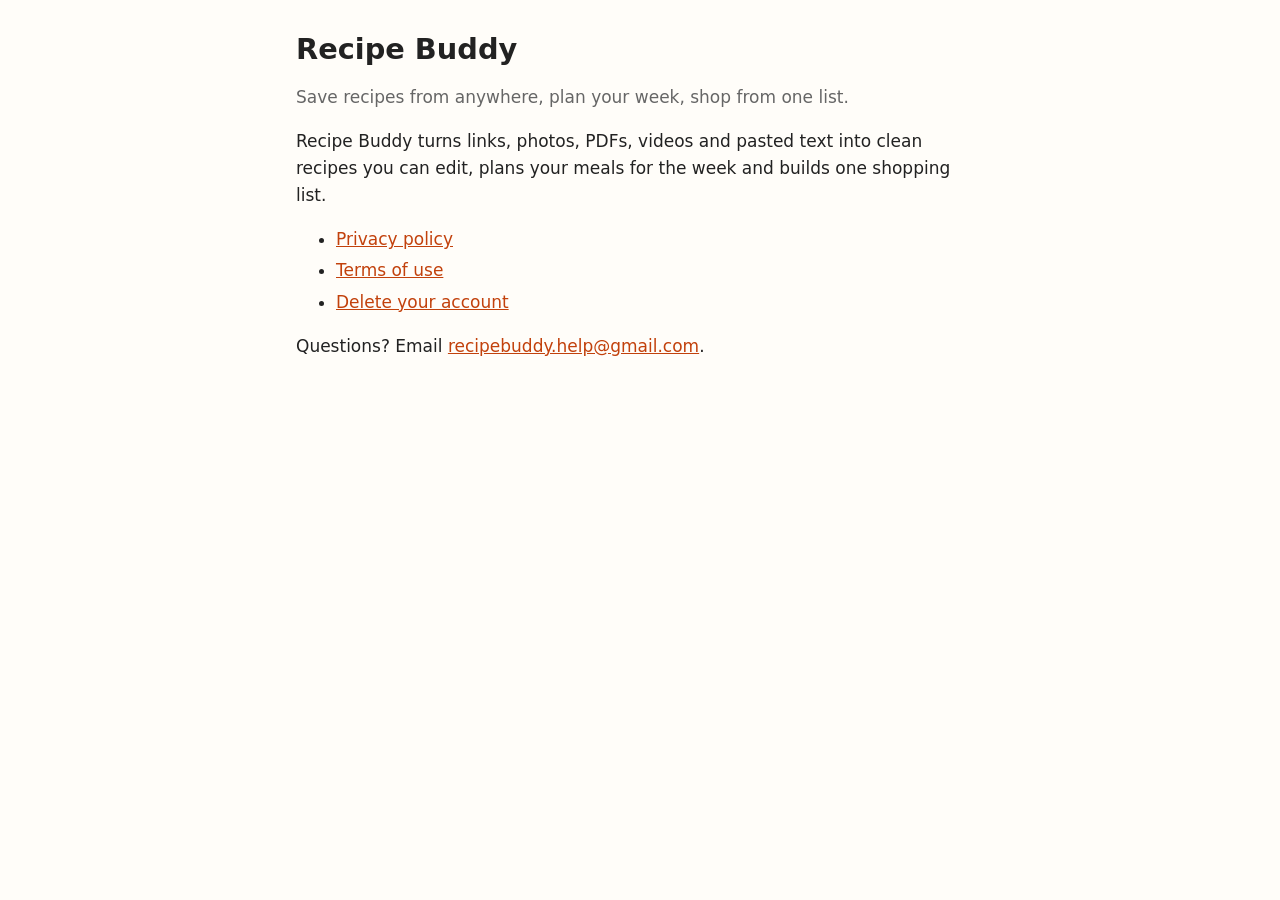
<file: index.html>
<!doctype html>
<html lang="en">
<head>
<meta charset="utf-8">
<meta name="viewport" content="width=device-width, initial-scale=1">
<title>Recipe Buddy</title>
<link rel="stylesheet" href="style.css">
</head>
<body>
<main>
<h1>Recipe Buddy</h1>
<p class="muted">Save recipes from anywhere, plan your week, shop from one list.</p>
<p>Recipe Buddy turns links, photos, PDFs, videos and pasted text into clean recipes you can edit, plans your meals for the week and builds one shopping list.</p>
<ul>
  <li><a href="privacy/">Privacy policy</a></li>
  <li><a href="terms/">Terms of use</a></li>
  <li><a href="delete-account/">Delete your account</a></li>
</ul>
<p>Questions? Email <a href="mailto:recipebuddy.help@gmail.com">recipebuddy.help@gmail.com</a>.</p>
</main>
</body>
</html>
</file>
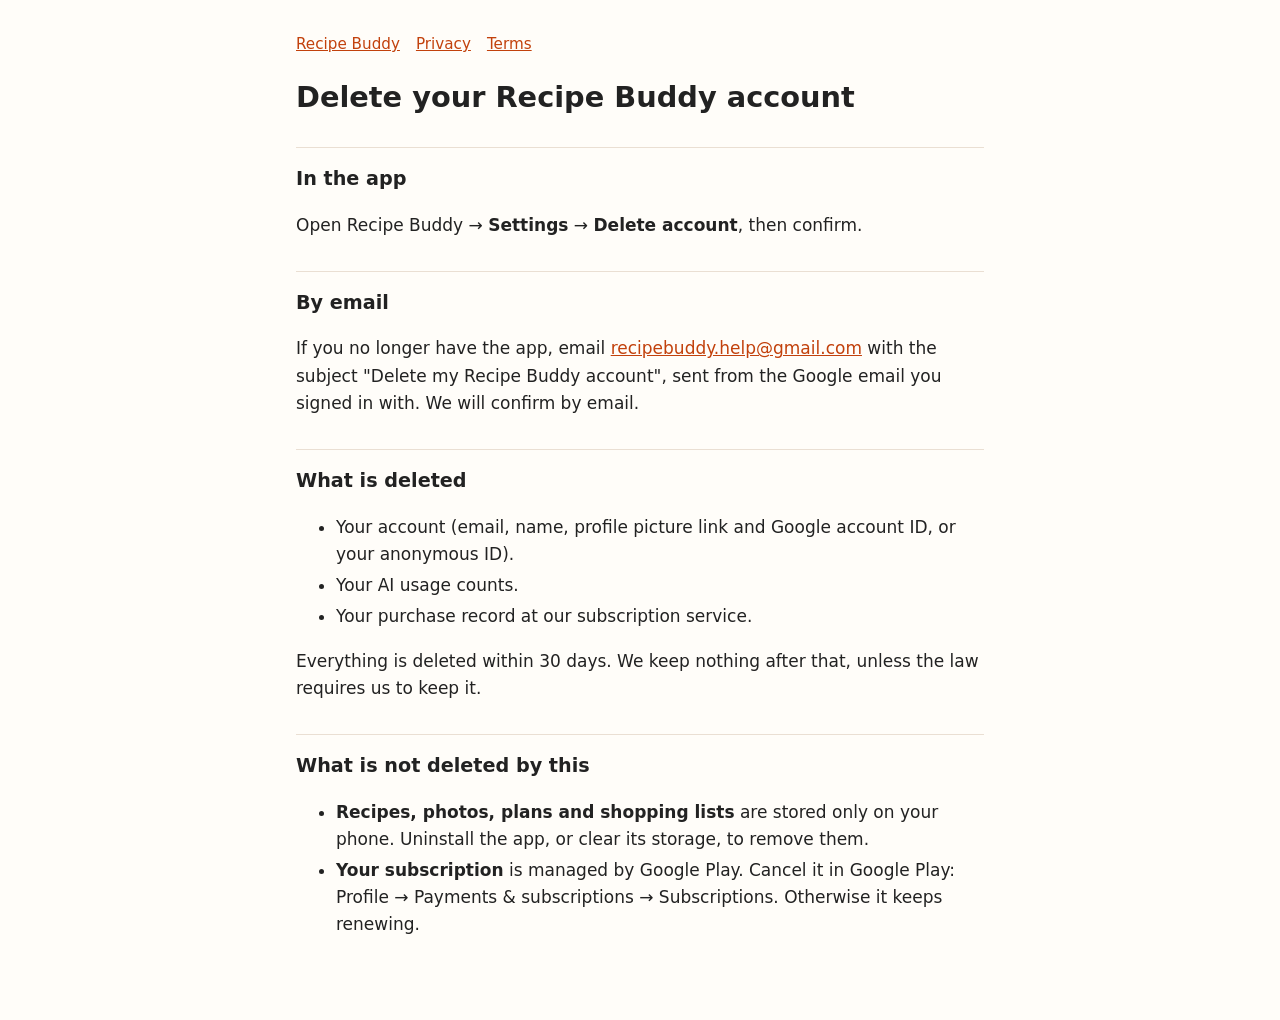
<file: delete-account/index.html>
<!doctype html>
<html lang="en">
<head>
<meta charset="utf-8">
<meta name="viewport" content="width=device-width, initial-scale=1">
<title>Delete Your Account · Recipe Buddy</title>
<link rel="stylesheet" href="../style.css">
</head>
<body>
<main>
<nav><a href="../">Recipe Buddy</a><a href="../privacy/">Privacy</a><a href="../terms/">Terms</a></nav>
<h1>Delete your Recipe Buddy account</h1>

<h2>In the app</h2>
<p>Open Recipe Buddy → <strong>Settings</strong> → <strong>Delete account</strong>, then confirm.</p>

<h2>By email</h2>
<p>If you no longer have the app, email <a href="mailto:recipebuddy.help@gmail.com?subject=Delete%20my%20Recipe%20Buddy%20account">recipebuddy.help@gmail.com</a> with the subject "Delete my Recipe Buddy account", sent from the Google email you signed in with. We will confirm by email.</p>

<h2>What is deleted</h2>
<ul>
  <li>Your account (email, name, profile picture link and Google account ID, or your anonymous ID).</li>
  <li>Your AI usage counts.</li>
  <li>Your purchase record at our subscription service.</li>
</ul>
<p>Everything is deleted within 30 days. We keep nothing after that, unless the law requires us to keep it.</p>

<h2>What is not deleted by this</h2>
<ul>
  <li><strong>Recipes, photos, plans and shopping lists</strong> are stored only on your phone. Uninstall the app, or clear its storage, to remove them.</li>
  <li><strong>Your subscription</strong> is managed by Google Play. Cancel it in Google Play: Profile → Payments &amp; subscriptions → Subscriptions. Otherwise it keeps renewing.</li>
</ul>
</main>
</body>
</html>
</file>
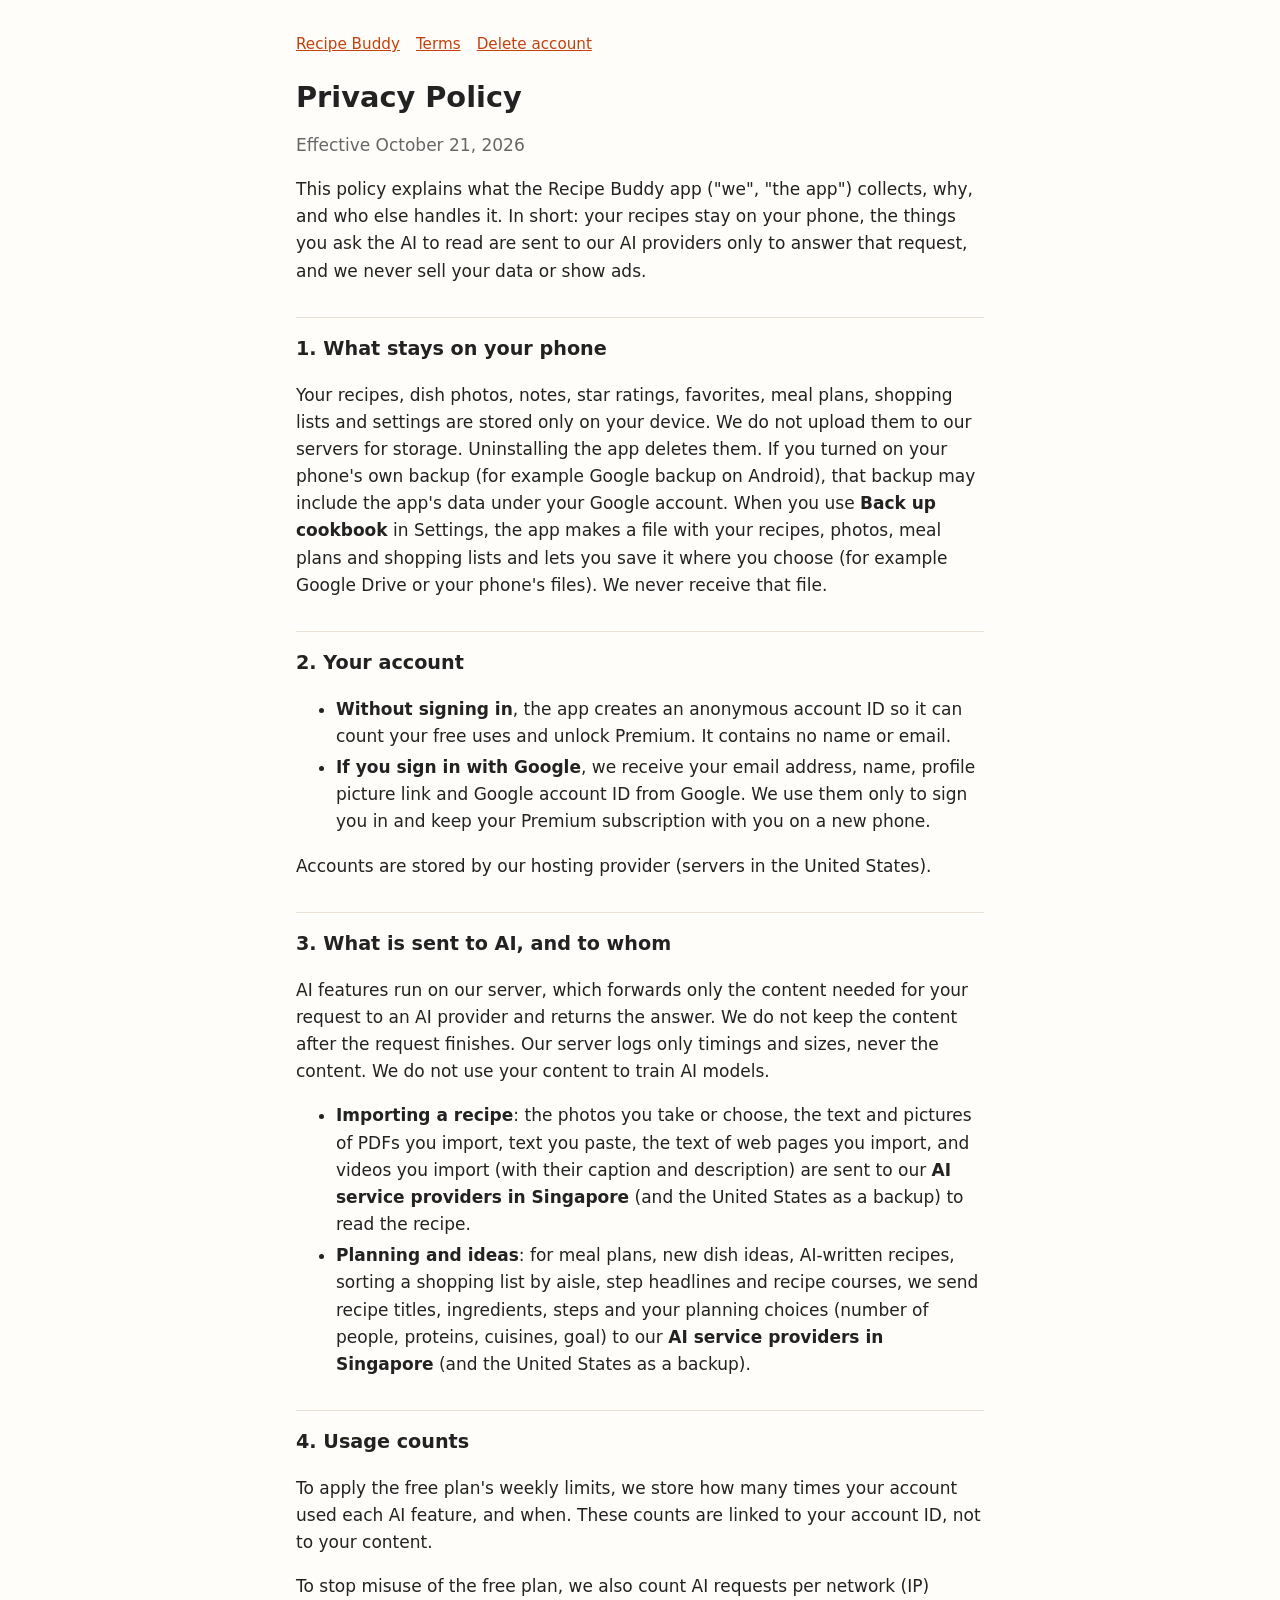
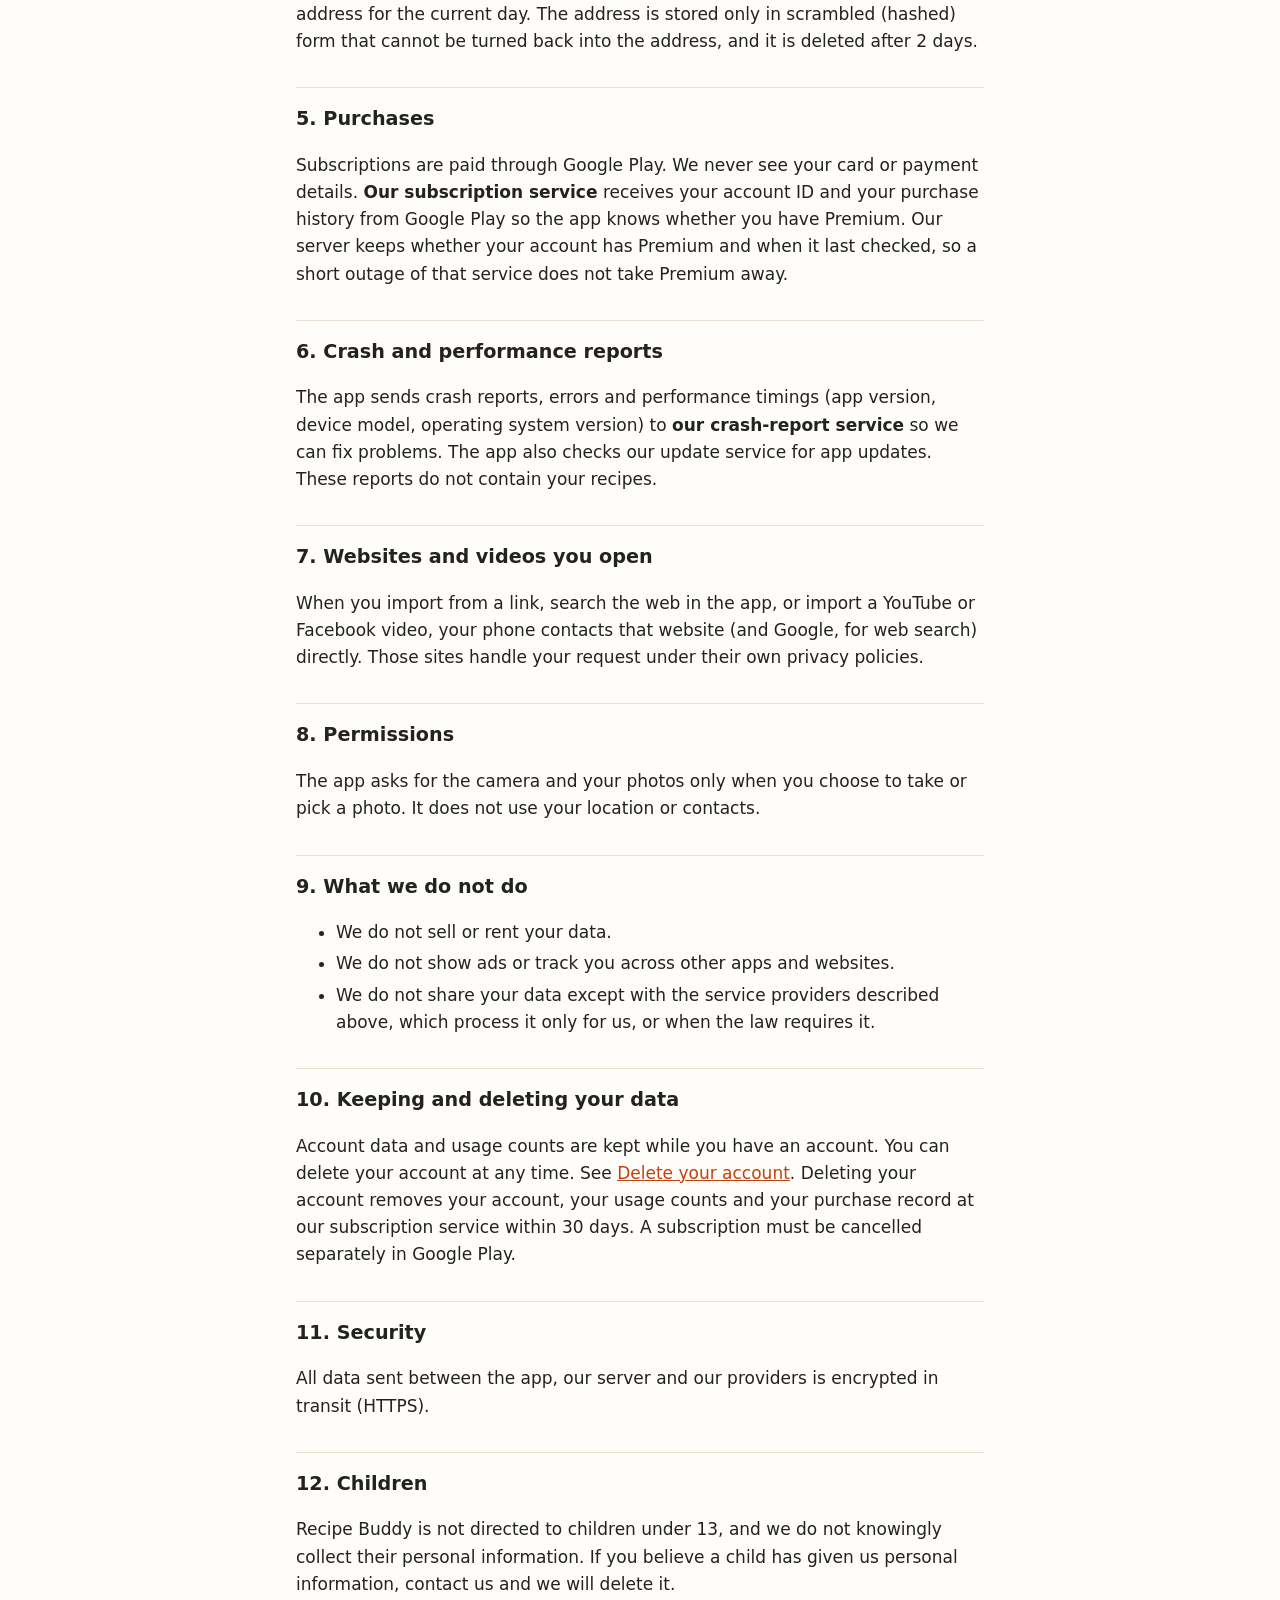
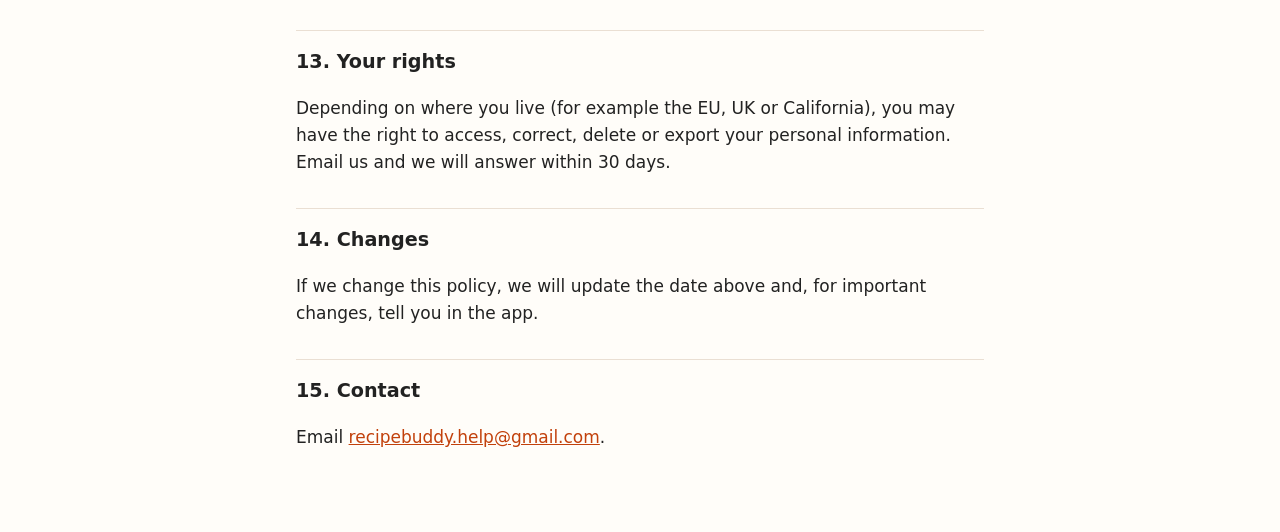
<file: privacy/index.html>
<!doctype html>
<html lang="en">
<head>
<meta charset="utf-8">
<meta name="viewport" content="width=device-width, initial-scale=1">
<title>Privacy Policy · Recipe Buddy</title>
<link rel="stylesheet" href="../style.css">
</head>
<body>
<main>
<nav><a href="../">Recipe Buddy</a><a href="../terms/">Terms</a><a href="../delete-account/">Delete account</a></nav>
<h1>Privacy Policy</h1>
<p class="muted">Effective October 21, 2026</p>

<p>This policy explains what the Recipe Buddy app ("we", "the app") collects, why, and who else handles it. In short: your recipes stay on your phone, the things you ask the AI to read are sent to our AI providers only to answer that request, and we never sell your data or show ads.</p>

<h2>1. What stays on your phone</h2>
<p>Your recipes, dish photos, notes, star ratings, favorites, meal plans, shopping lists and settings are stored only on your device. We do not upload them to our servers for storage. Uninstalling the app deletes them. If you turned on your phone's own backup (for example Google backup on Android), that backup may include the app's data under your Google account. When you use <strong>Back up cookbook</strong> in Settings, the app makes a file with your recipes, photos, meal plans and shopping lists and lets you save it where you choose (for example Google Drive or your phone's files). We never receive that file.</p>

<h2>2. Your account</h2>
<ul>
  <li><strong>Without signing in</strong>, the app creates an anonymous account ID so it can count your free uses and unlock Premium. It contains no name or email.</li>
  <li><strong>If you sign in with Google</strong>, we receive your email address, name, profile picture link and Google account ID from Google. We use them only to sign you in and keep your Premium subscription with you on a new phone.</li>
</ul>
<p>Accounts are stored by our hosting provider (servers in the United States).</p>

<h2>3. What is sent to AI, and to whom</h2>
<p>AI features run on our server, which forwards only the content needed for your request to an AI provider and returns the answer. We do not keep the content after the request finishes. Our server logs only timings and sizes, never the content. We do not use your content to train AI models.</p>
<ul>
  <li><strong>Importing a recipe</strong>: the photos you take or choose, the text and pictures of PDFs you import, text you paste, the text of web pages you import, and videos you import (with their caption and description) are sent to our <strong>AI service providers in Singapore</strong> (and the United States as a backup) to read the recipe.</li>
  <li><strong>Planning and ideas</strong>: for meal plans, new dish ideas, AI-written recipes, sorting a shopping list by aisle, step headlines and recipe courses, we send recipe titles, ingredients, steps and your planning choices (number of people, proteins, cuisines, goal) to our <strong>AI service providers in Singapore</strong> (and the United States as a backup).</li>
</ul>

<h2>4. Usage counts</h2>
<p>To apply the free plan's weekly limits, we store how many times your account used each AI feature, and when. These counts are linked to your account ID, not to your content.</p>
<p>To stop misuse of the free plan, we also count AI requests per network (IP) address for the current day. The address is stored only in scrambled (hashed) form that cannot be turned back into the address, and it is deleted after 2 days.</p>

<h2>5. Purchases</h2>
<p>Subscriptions are paid through Google Play. We never see your card or payment details. <strong>Our subscription service</strong> receives your account ID and your purchase history from Google Play so the app knows whether you have Premium. Our server keeps whether your account has Premium and when it last checked, so a short outage of that service does not take Premium away.</p>

<h2>6. Crash and performance reports</h2>
<p>The app sends crash reports, errors and performance timings (app version, device model, operating system version) to <strong>our crash-report service</strong> so we can fix problems. The app also checks our update service for app updates. These reports do not contain your recipes.</p>

<h2>7. Websites and videos you open</h2>
<p>When you import from a link, search the web in the app, or import a YouTube or Facebook video, your phone contacts that website (and Google, for web search) directly. Those sites handle your request under their own privacy policies.</p>

<h2>8. Permissions</h2>
<p>The app asks for the camera and your photos only when you choose to take or pick a photo. It does not use your location or contacts.</p>

<h2>9. What we do not do</h2>
<ul>
  <li>We do not sell or rent your data.</li>
  <li>We do not show ads or track you across other apps and websites.</li>
  <li>We do not share your data except with the service providers described above, which process it only for us, or when the law requires it.</li>
</ul>

<h2>10. Keeping and deleting your data</h2>
<p>Account data and usage counts are kept while you have an account. You can delete your account at any time. See <a href="../delete-account/">Delete your account</a>. Deleting your account removes your account, your usage counts and your purchase record at our subscription service within 30 days. A subscription must be cancelled separately in Google Play.</p>

<h2>11. Security</h2>
<p>All data sent between the app, our server and our providers is encrypted in transit (HTTPS).</p>

<h2>12. Children</h2>
<p>Recipe Buddy is not directed to children under 13, and we do not knowingly collect their personal information. If you believe a child has given us personal information, contact us and we will delete it.</p>

<h2>13. Your rights</h2>
<p>Depending on where you live (for example the EU, UK or California), you may have the right to access, correct, delete or export your personal information. Email us and we will answer within 30 days.</p>

<h2>14. Changes</h2>
<p>If we change this policy, we will update the date above and, for important changes, tell you in the app.</p>

<h2>15. Contact</h2>
<p>Email <a href="mailto:recipebuddy.help@gmail.com">recipebuddy.help@gmail.com</a>.</p>
</main>
</body>
</html>
</file>
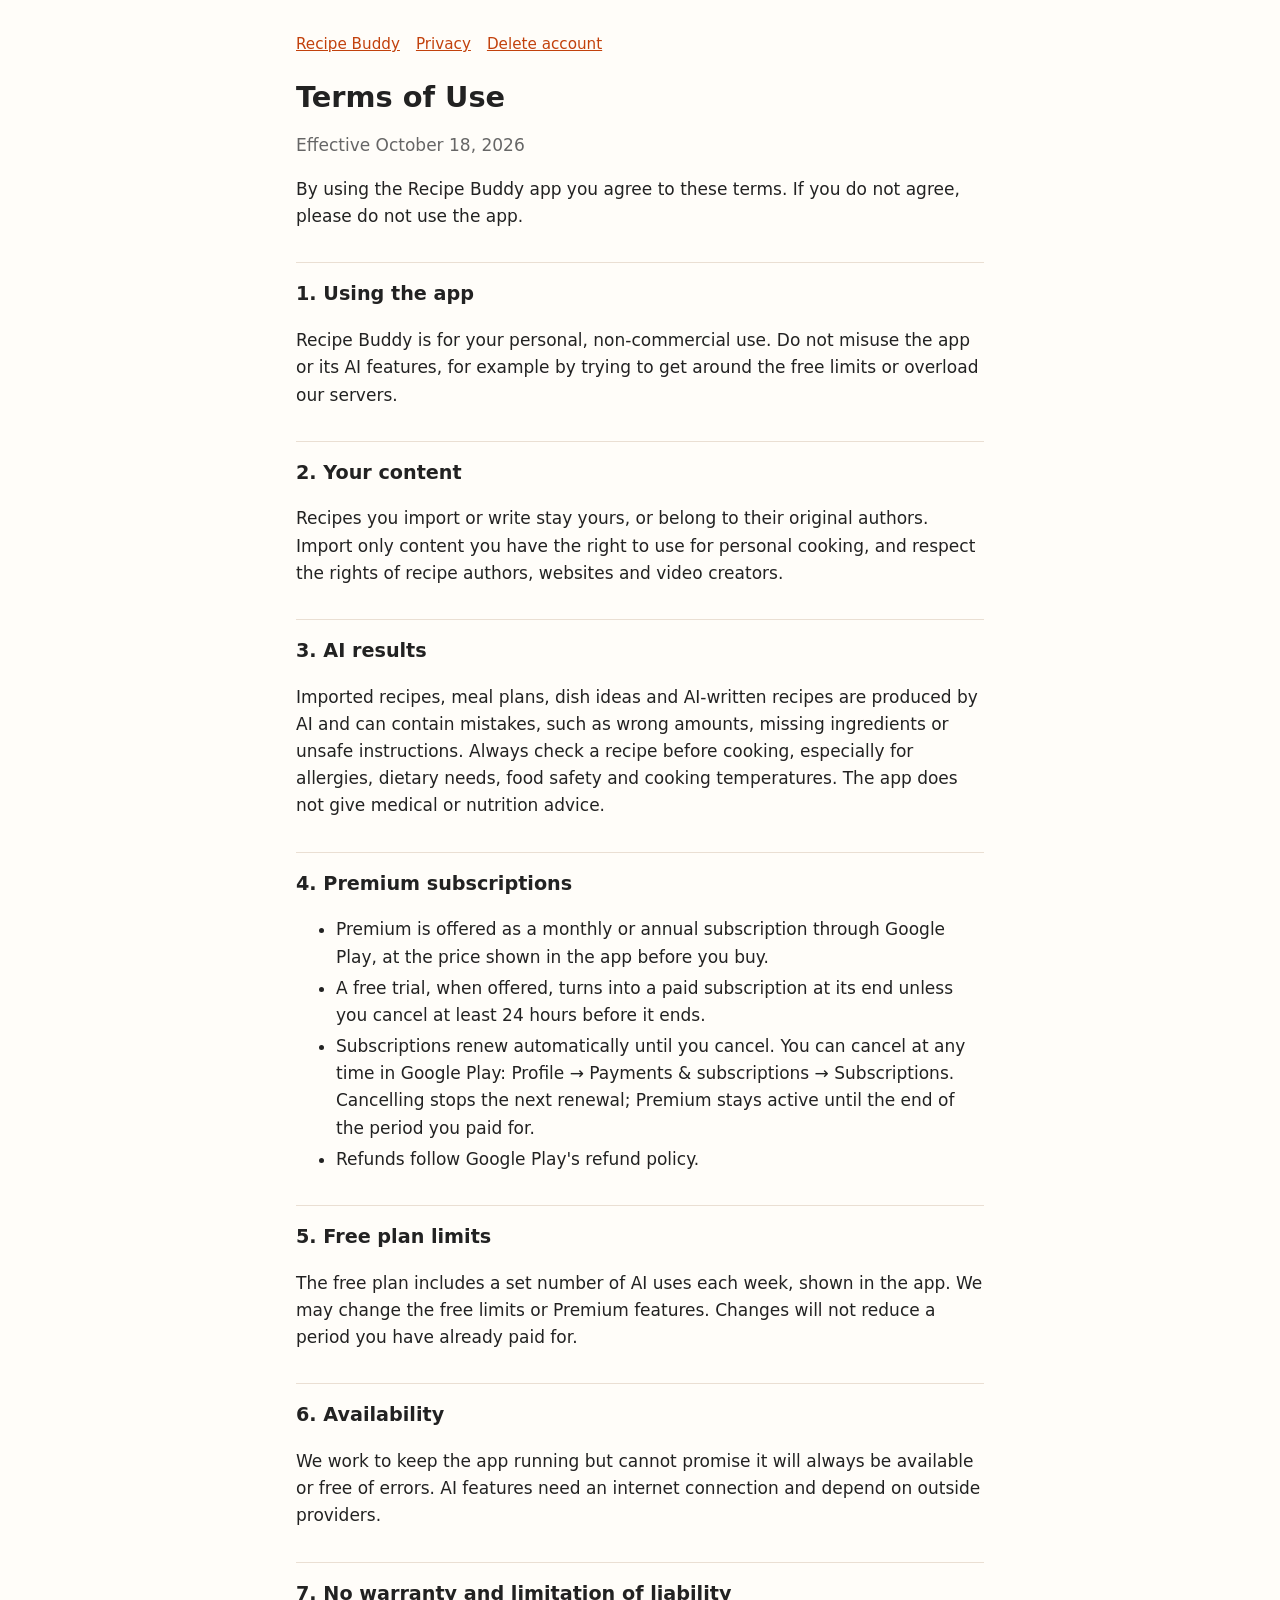
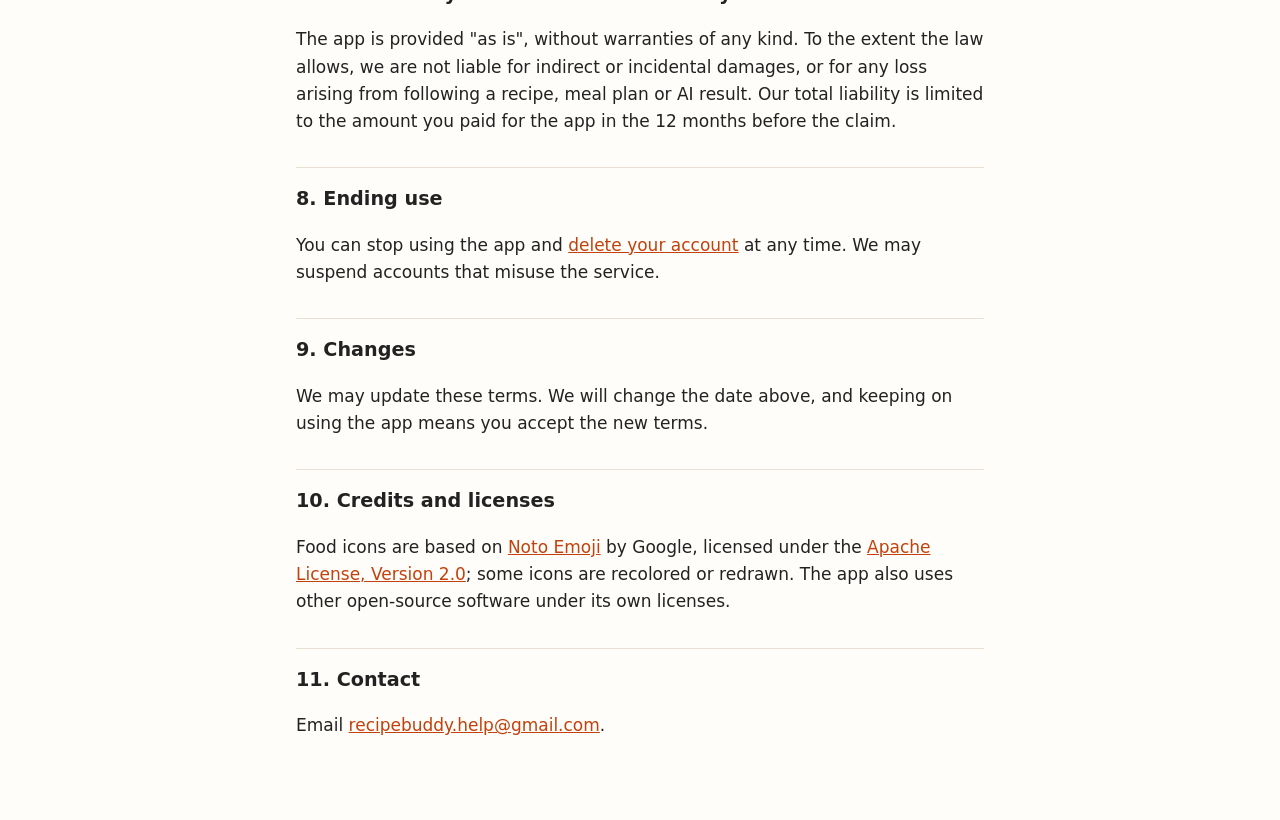
<file: terms/index.html>
<!doctype html>
<html lang="en">
<head>
<meta charset="utf-8">
<meta name="viewport" content="width=device-width, initial-scale=1">
<title>Terms of Use · Recipe Buddy</title>
<link rel="stylesheet" href="../style.css">
</head>
<body>
<main>
<nav><a href="../">Recipe Buddy</a><a href="../privacy/">Privacy</a><a href="../delete-account/">Delete account</a></nav>
<h1>Terms of Use</h1>
<p class="muted">Effective October 18, 2026</p>

<p>By using the Recipe Buddy app you agree to these terms. If you do not agree, please do not use the app.</p>

<h2>1. Using the app</h2>
<p>Recipe Buddy is for your personal, non-commercial use. Do not misuse the app or its AI features, for example by trying to get around the free limits or overload our servers.</p>

<h2>2. Your content</h2>
<p>Recipes you import or write stay yours, or belong to their original authors. Import only content you have the right to use for personal cooking, and respect the rights of recipe authors, websites and video creators.</p>

<h2>3. AI results</h2>
<p>Imported recipes, meal plans, dish ideas and AI-written recipes are produced by AI and can contain mistakes, such as wrong amounts, missing ingredients or unsafe instructions. Always check a recipe before cooking, especially for allergies, dietary needs, food safety and cooking temperatures. The app does not give medical or nutrition advice.</p>

<h2>4. Premium subscriptions</h2>
<ul>
  <li>Premium is offered as a monthly or annual subscription through Google Play, at the price shown in the app before you buy.</li>
  <li>A free trial, when offered, turns into a paid subscription at its end unless you cancel at least 24 hours before it ends.</li>
  <li>Subscriptions renew automatically until you cancel. You can cancel at any time in Google Play: Profile → Payments &amp; subscriptions → Subscriptions. Cancelling stops the next renewal; Premium stays active until the end of the period you paid for.</li>
  <li>Refunds follow Google Play's refund policy.</li>
</ul>

<h2>5. Free plan limits</h2>
<p>The free plan includes a set number of AI uses each week, shown in the app. We may change the free limits or Premium features. Changes will not reduce a period you have already paid for.</p>

<h2>6. Availability</h2>
<p>We work to keep the app running but cannot promise it will always be available or free of errors. AI features need an internet connection and depend on outside providers.</p>

<h2>7. No warranty and limitation of liability</h2>
<p>The app is provided "as is", without warranties of any kind. To the extent the law allows, we are not liable for indirect or incidental damages, or for any loss arising from following a recipe, meal plan or AI result. Our total liability is limited to the amount you paid for the app in the 12 months before the claim.</p>

<h2>8. Ending use</h2>
<p>You can stop using the app and <a href="../delete-account/">delete your account</a> at any time. We may suspend accounts that misuse the service.</p>

<h2>9. Changes</h2>
<p>We may update these terms. We will change the date above, and keeping on using the app means you accept the new terms.</p>

<h2 id="credits">10. Credits and licenses</h2>
<p>Food icons are based on <a href="https://github.com/googlefonts/noto-emoji">Noto Emoji</a> by Google, licensed under the <a href="https://www.apache.org/licenses/LICENSE-2.0">Apache License, Version 2.0</a>; some icons are recolored or redrawn. The app also uses other open-source software under its own licenses.</p>

<h2>11. Contact</h2>
<p>Email <a href="mailto:recipebuddy.help@gmail.com">recipebuddy.help@gmail.com</a>.</p>
</main>
</body>
</html>
</file>
<file: style.css>
:root { --bg: #fffdf9; --text: #222; --muted: #666; --accent: #c2410c; --line: #eadfd3; }
@media (prefers-color-scheme: dark) { :root { --bg: #181512; --text: #eee; --muted: #aaa; --accent: #fb923c; --line: #3a322b; } }
* { box-sizing: border-box; }
body { margin: 0; background: var(--bg); color: var(--text); font: 17px/1.6 system-ui, -apple-system, "Segoe UI", Roboto, sans-serif; }
main { max-width: 720px; margin: 0 auto; padding: 32px 16px 64px; }
h1 { font-size: 1.8rem; line-height: 1.2; margin: 0 0 4px; }
h2 { font-size: 1.2rem; margin: 32px 0 8px; padding-top: 16px; border-top: 1px solid var(--line); }
.muted { color: var(--muted); }
a { color: var(--accent); }
nav { margin-bottom: 24px; font-size: 0.95rem; }
nav a { margin-right: 16px; }
li { margin: 4px 0; }
</file>
